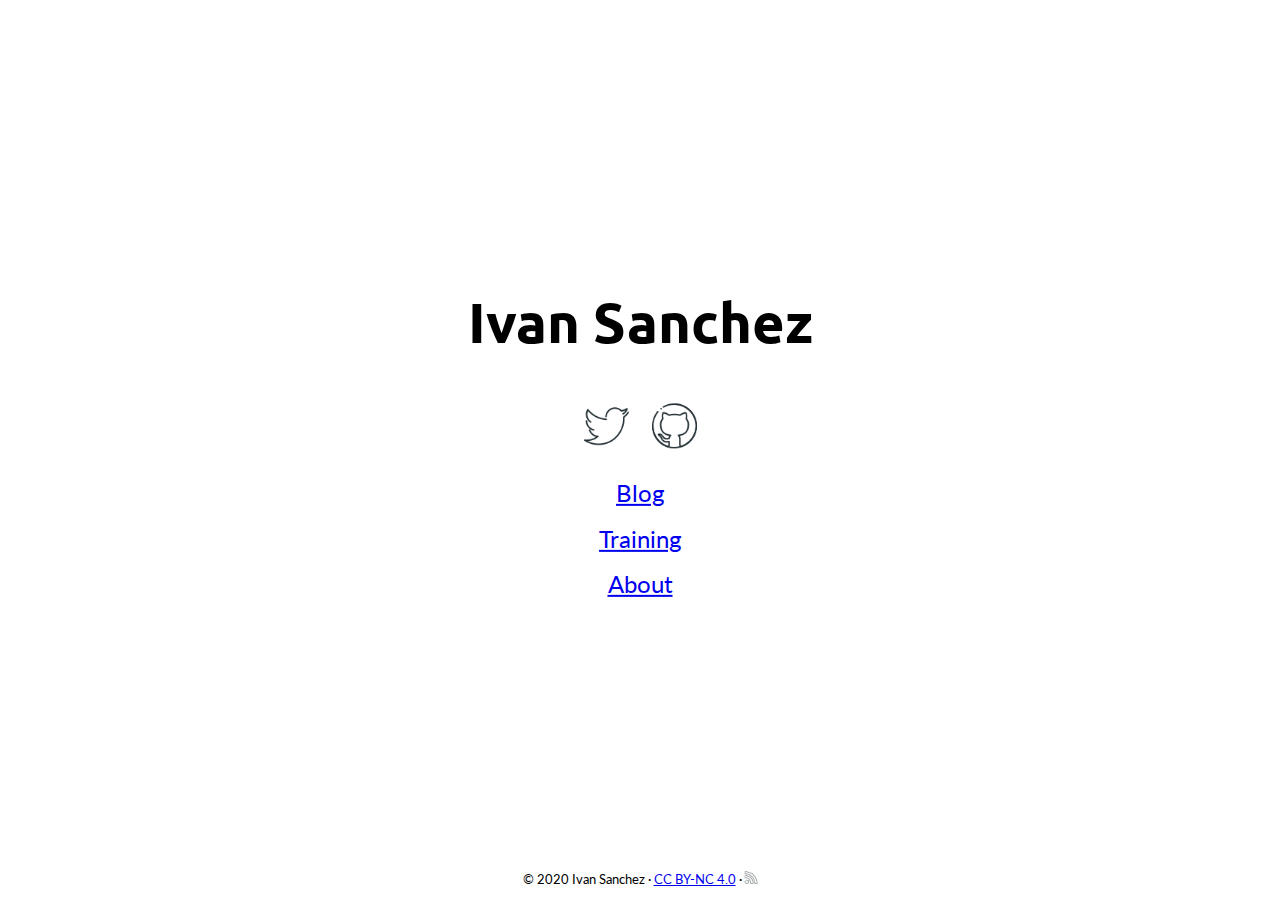
<file: redesign/index.html>
<!DOCTYPE html>
<html lang="en">
<head>
    <meta charset="UTF-8">
    <title>Ivan Sanchez</title>
    <link href="https://fonts.googleapis.com/css2?family=Lato&family=Ubuntu:wght@500&display=swap" rel="stylesheet">
    <link href="style.css" rel="stylesheet">
    <style>
</style>
</head>
<body class="landing">
<header>
    <h1>Ivan Sanchez</h1>
    <a href="https://twitter.com/s4nchez"><img src="twitter.png" class="social-icon" alt="twitter"></a>
    <a href="https://github.com/s4nchez"><img src="github.png" class="social-icon" alt="github"></a>
    <nav>
        <a href="/blog">Blog</a>
        <a href="/training">Training</a>
        <a href="/about">About</a>
    </nav>
</header>
<footer>
    <p>© 2020 Ivan Sanchez · <a href="https://creativecommons.org/licenses/by-nc/4.0/">CC BY-NC 4.0</a> ·
        <a href="/posts/index.xml"><img src="rss.png" class="social-icon" alt="rss"></a>
    </p>
</footer>
</body>
</html>
</file>
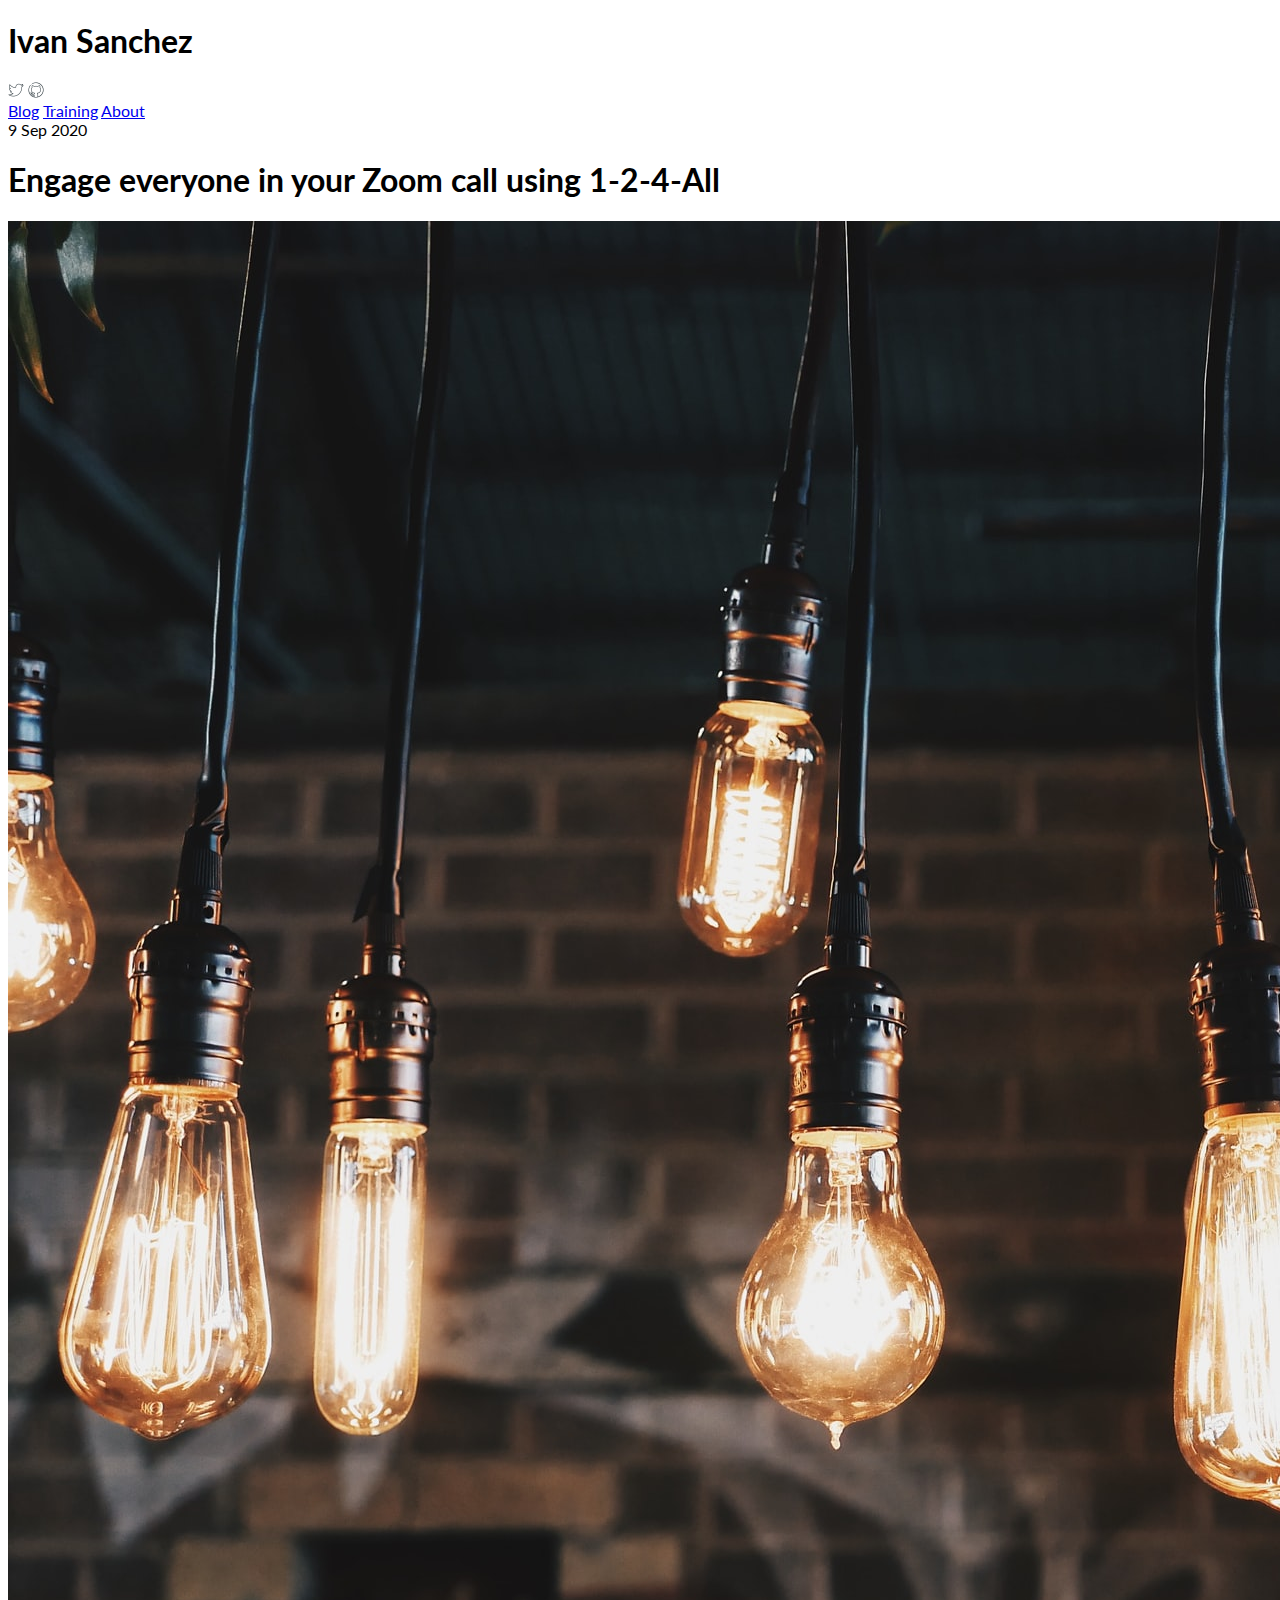
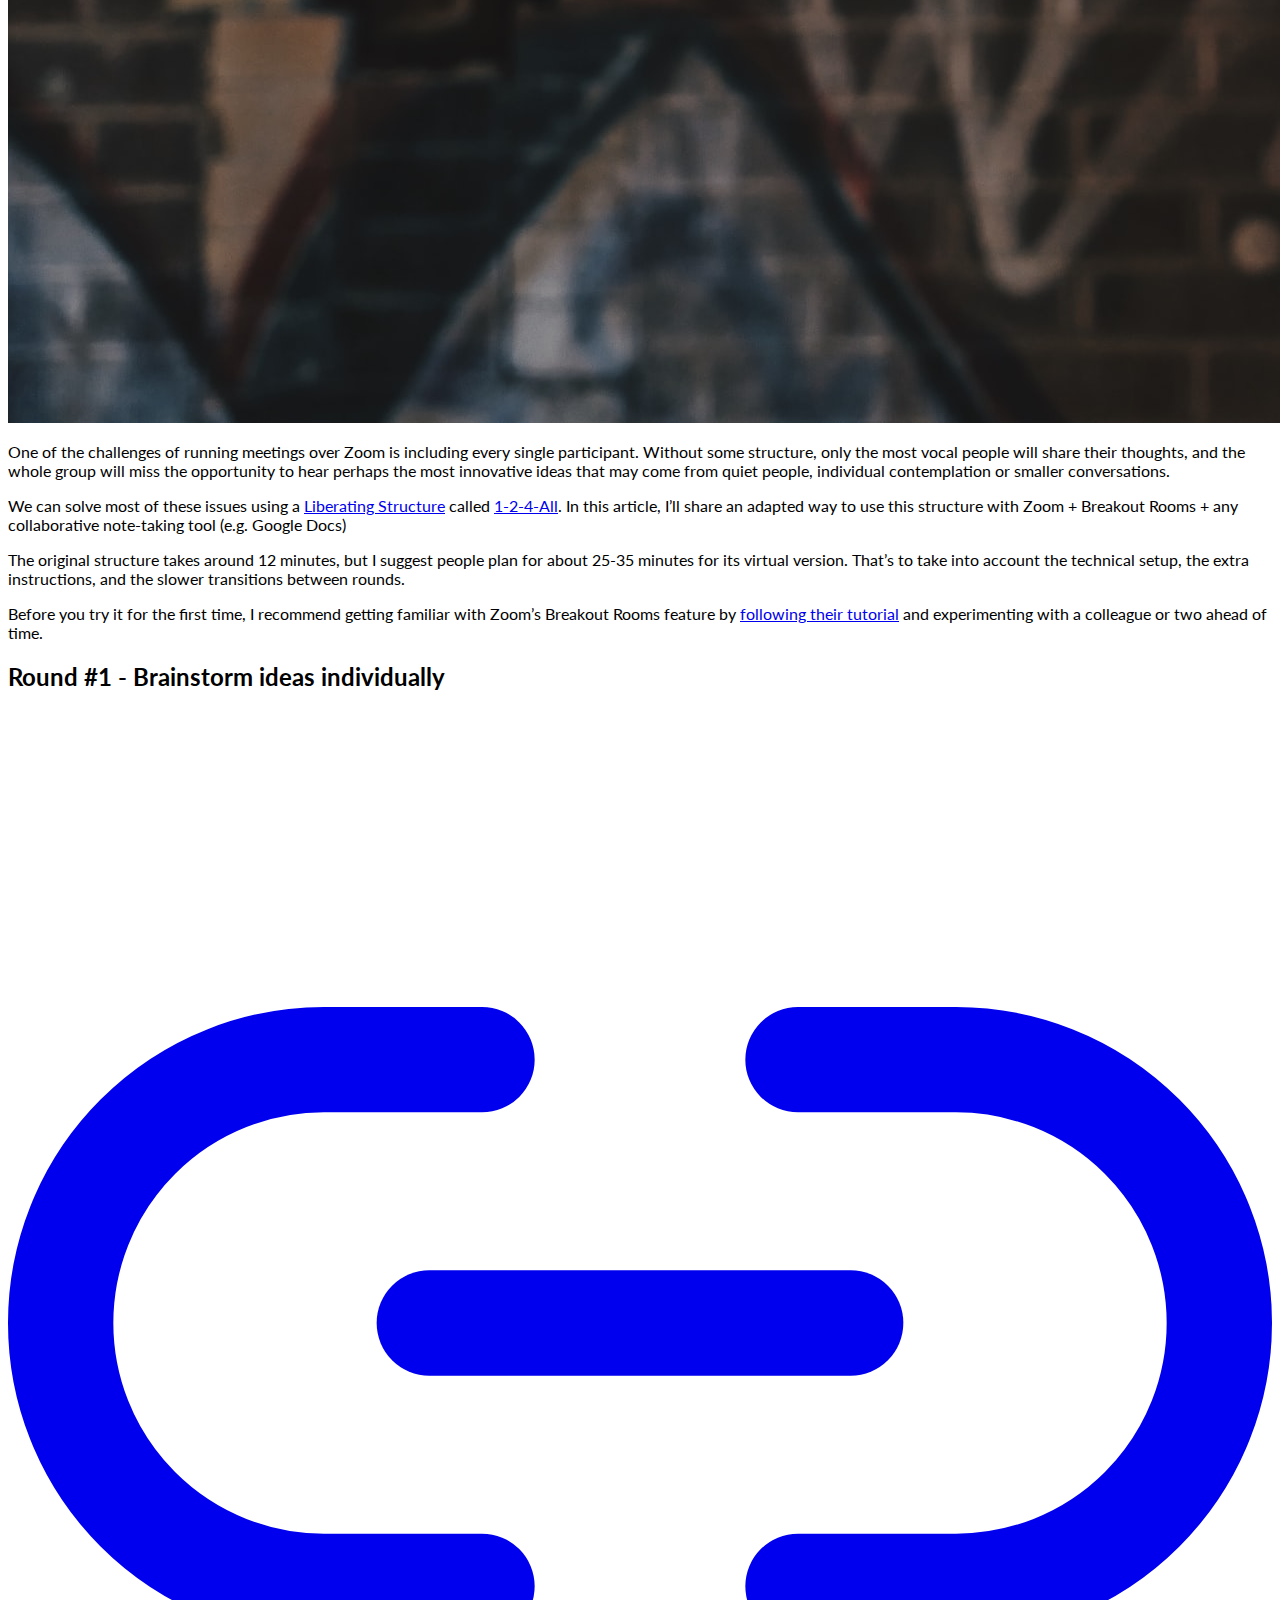
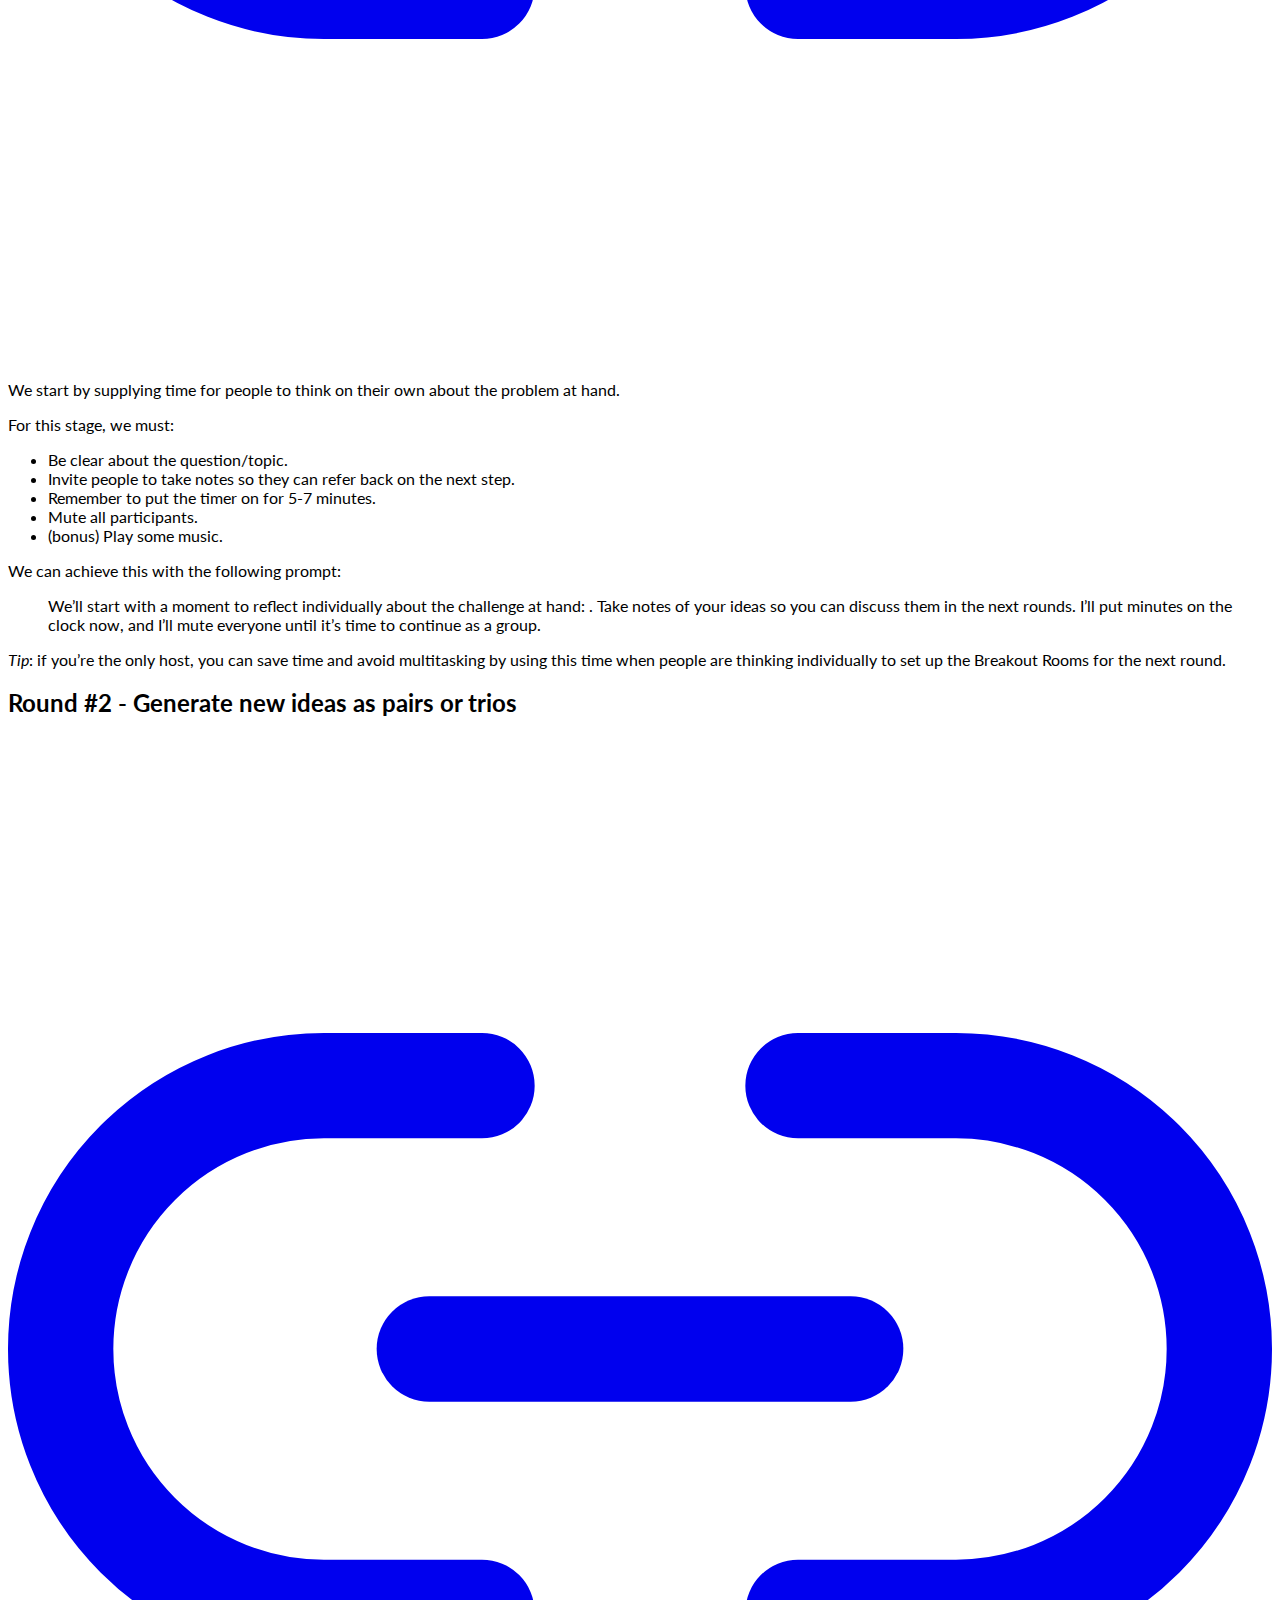
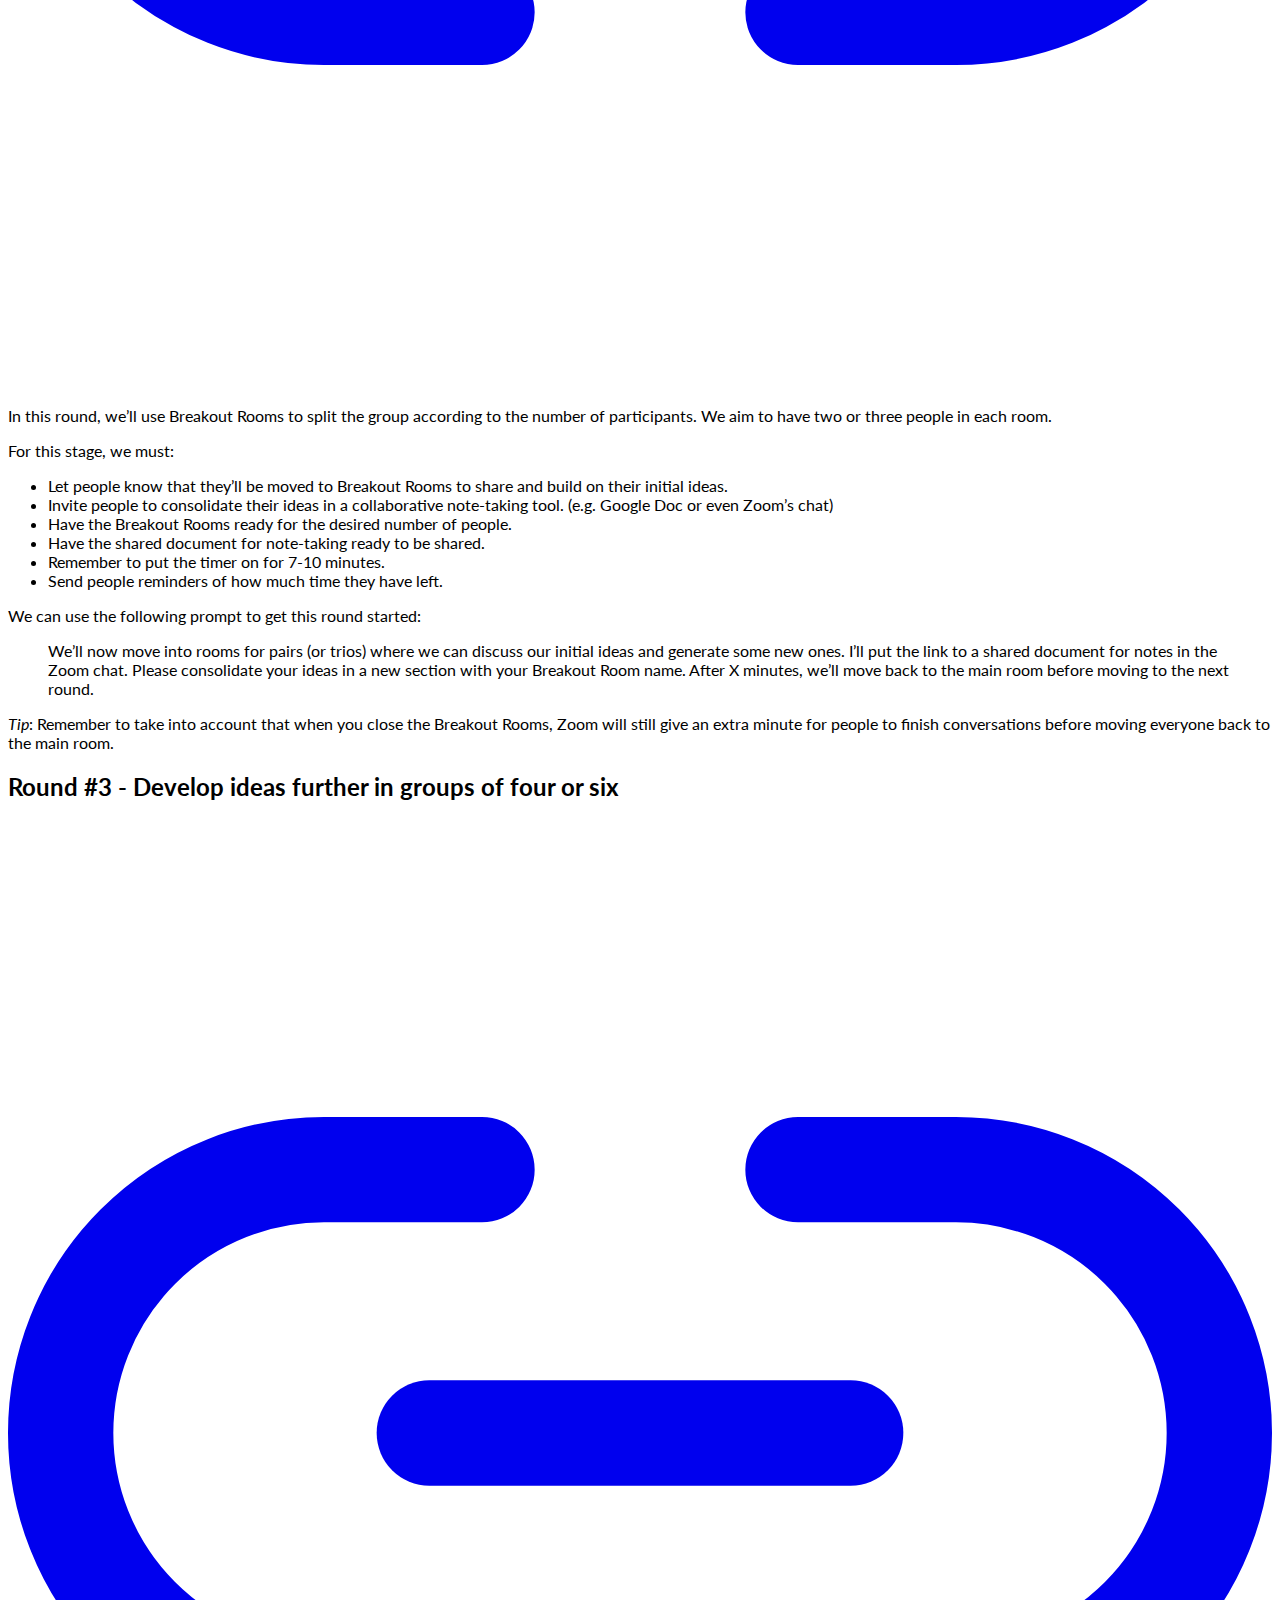
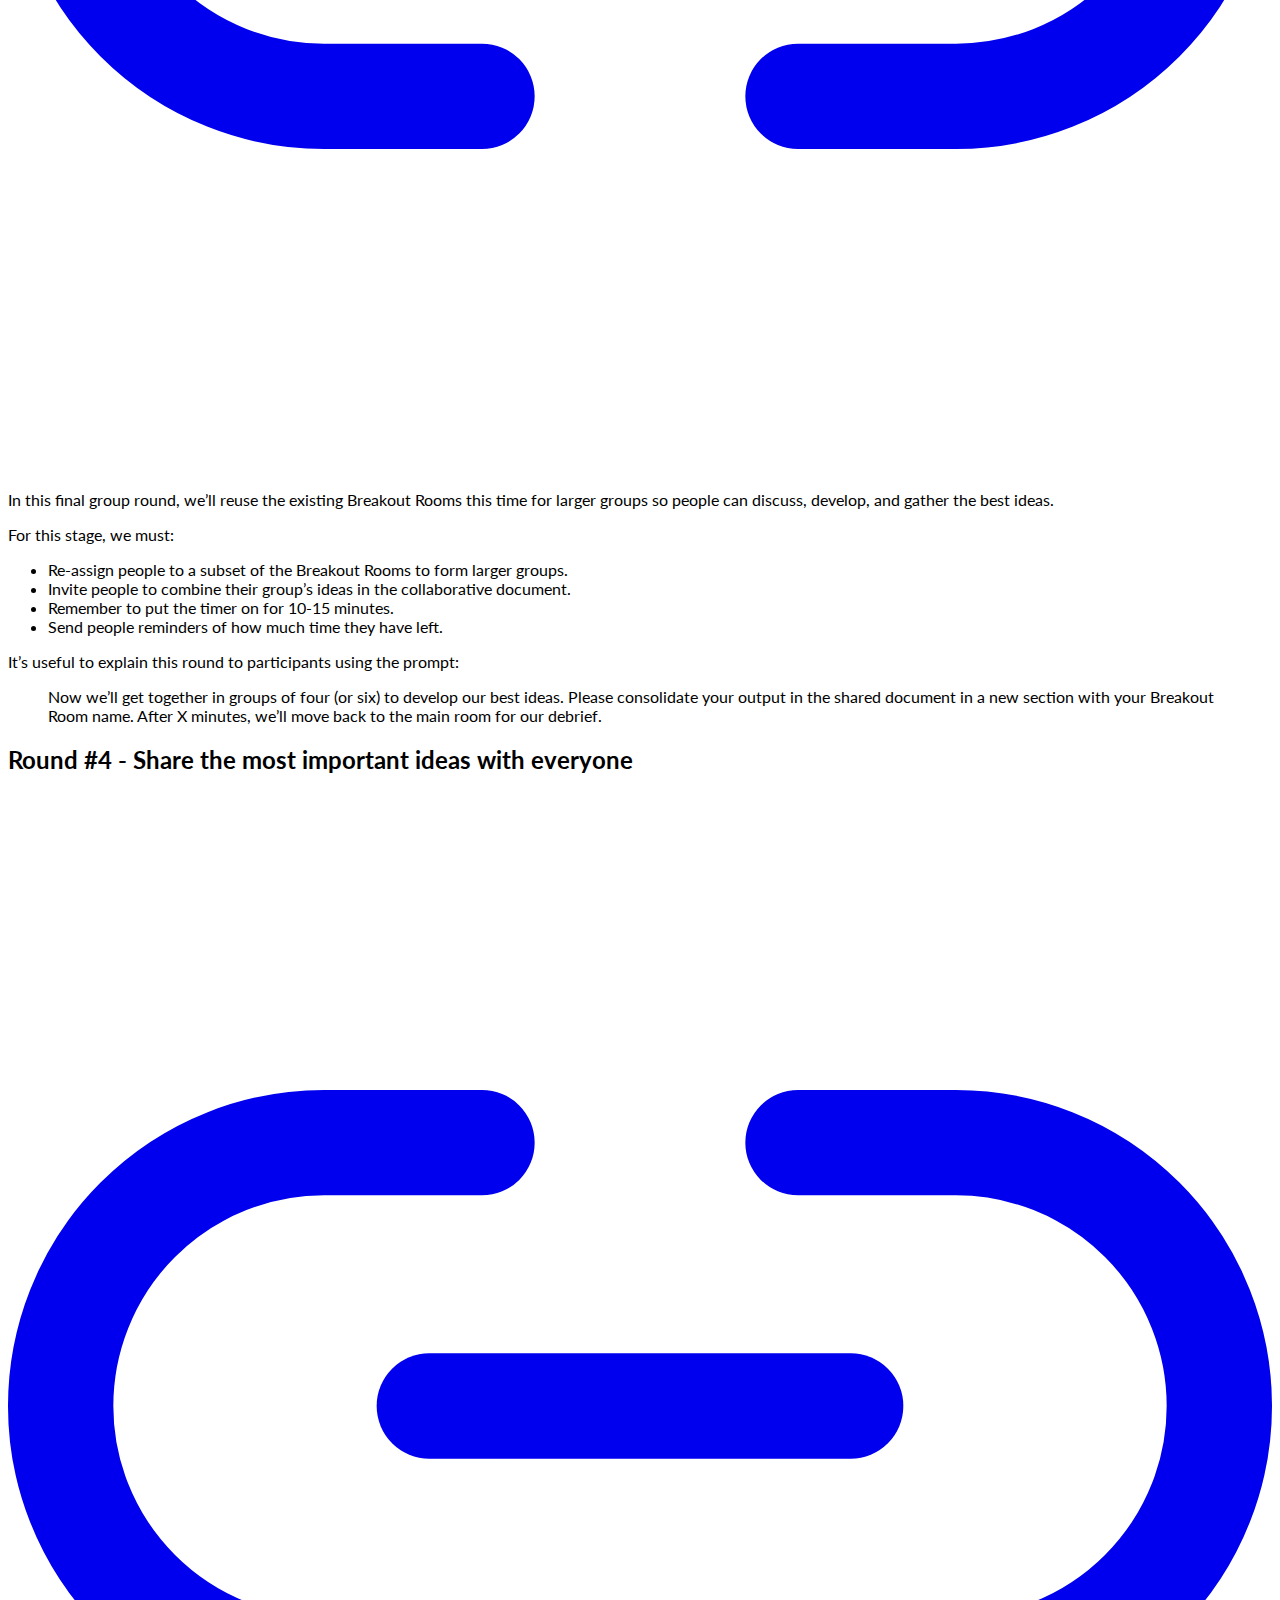
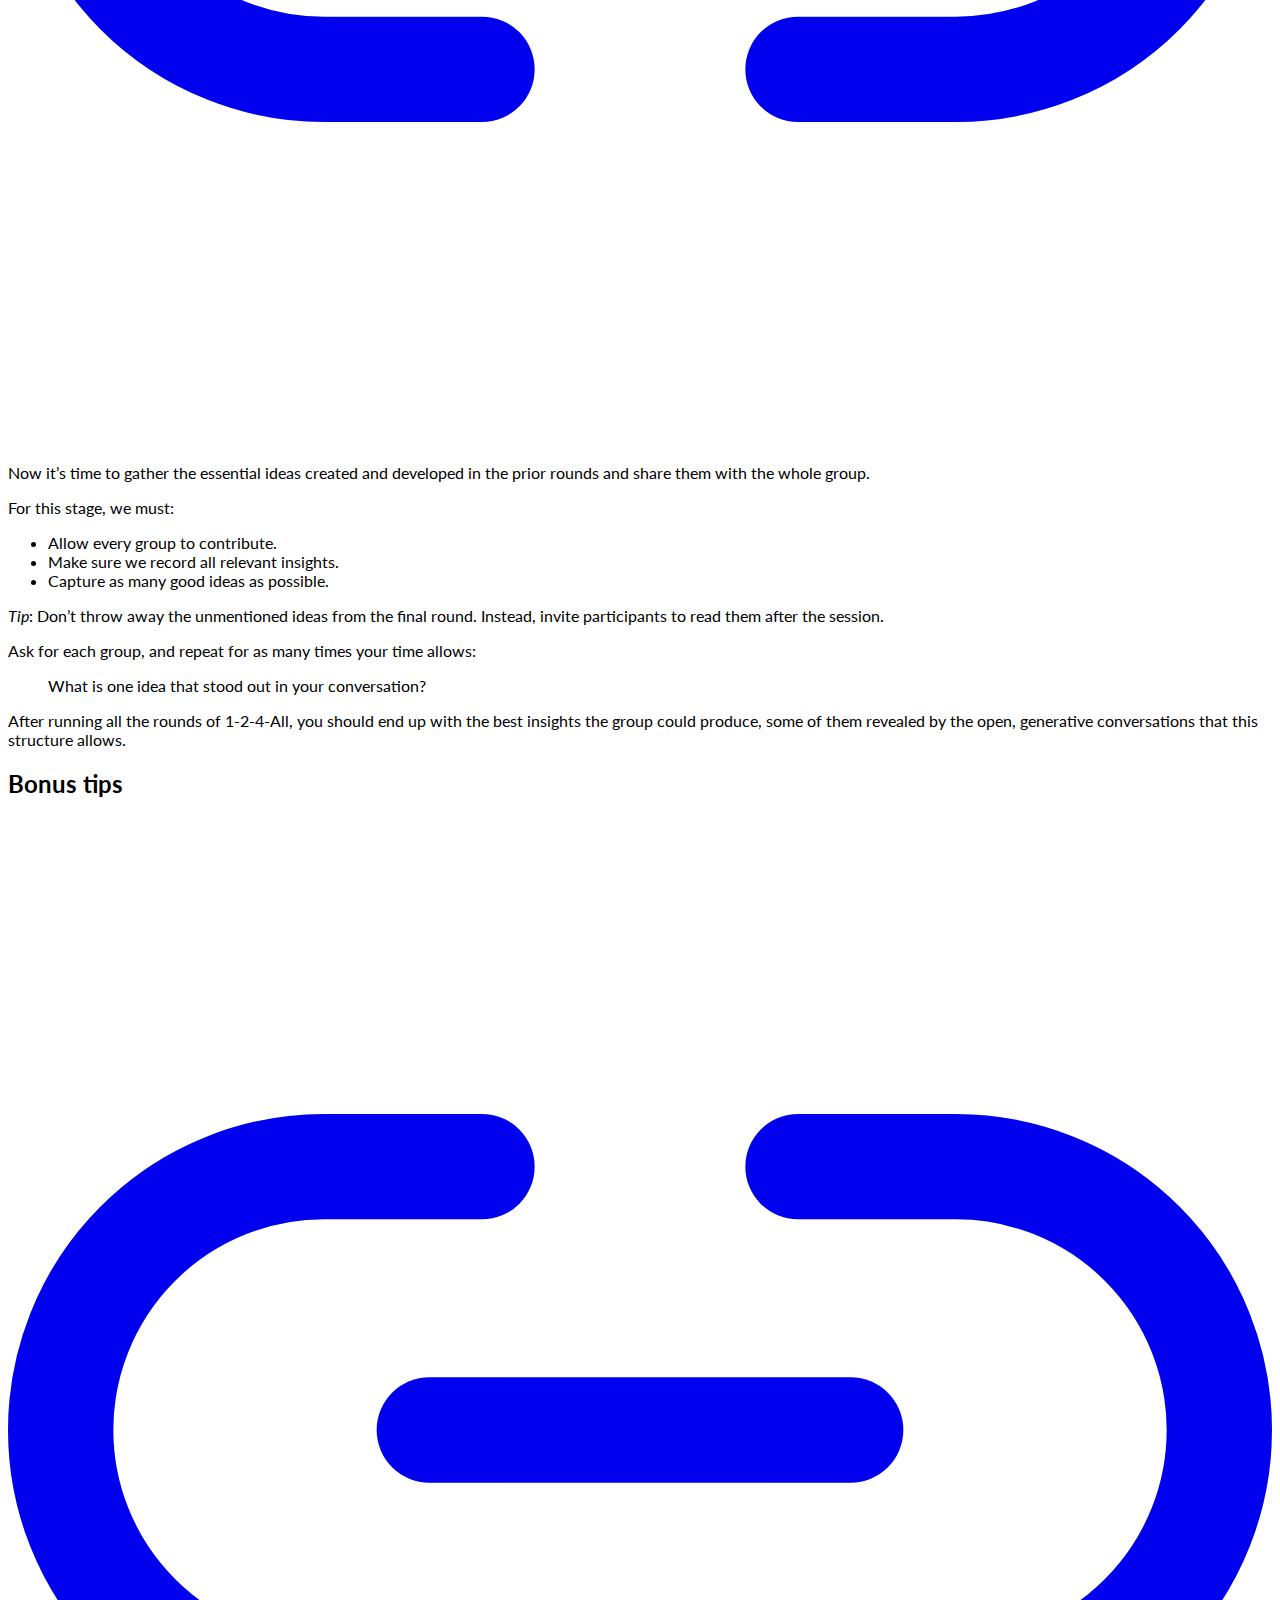
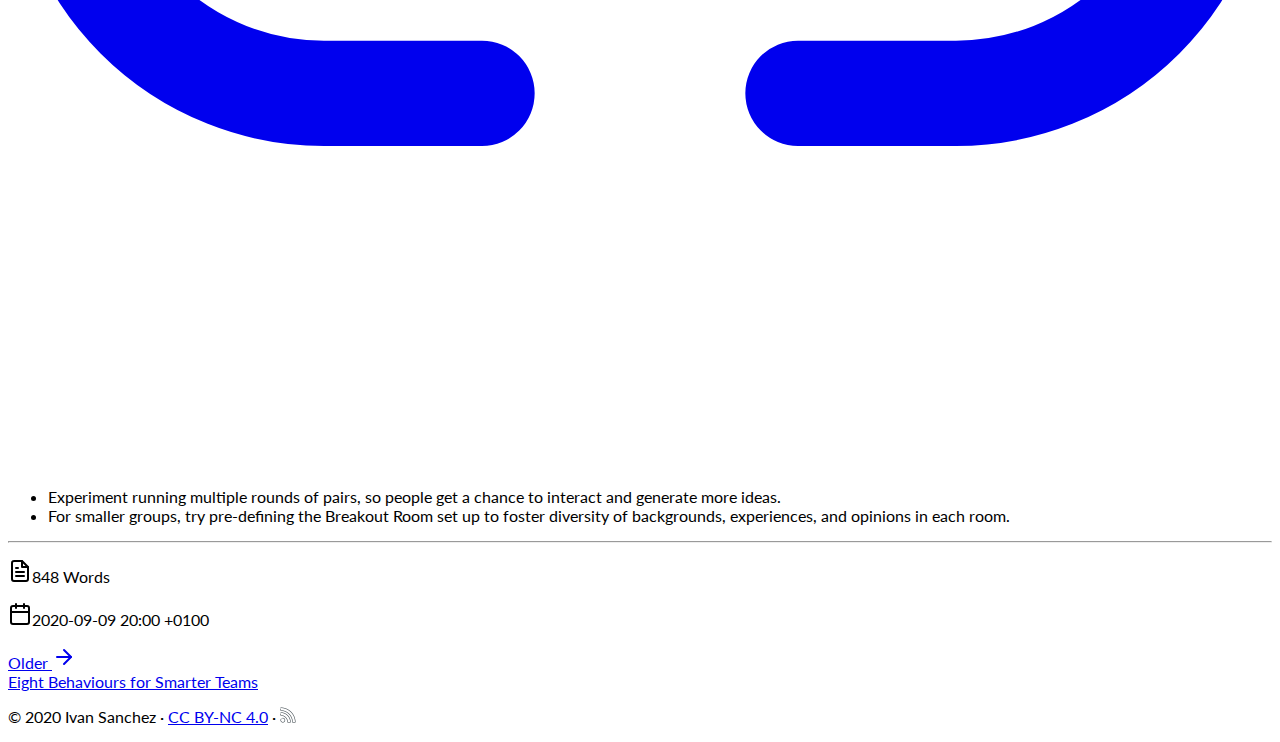
<file: redesign/article.html>
<!DOCTYPE html>
<html lang="en">
<head>
    <meta charset="UTF-8">
    <title>Ivan Sanchez</title>
    <link href="https://fonts.googleapis.com/css2?family=Lato&family=Ubuntu:wght@500&display=swap" rel="stylesheet">
    <link href="style.css" rel="stylesheet">
</head>
<body class="article">
<header>
    <h1>Ivan Sanchez</h1>
    <a href="https://twitter.com/s4nchez"><img src="twitter.png" class="social-icon" alt="twitter"></a>
    <a href="https://github.com/s4nchez"><img src="github.png" class="social-icon" alt="github"></a>
    <nav>
        <a href="/blog">Blog</a>
        <a href="/training">Training</a>
        <a href="/about">About</a>
    </nav>
</header>
<main class="site-main section-inner animated fadeIn faster">
    <article class="thin">
        <header class="post-header">
            <div class="post-meta"><span>9 Sep 2020</span></div>
            <h1>Engage everyone in your Zoom call using 1-2-4-All</h1>
        </header>
        <div class="content">


            <p><img src="images/various-lamps.jpg" alt="alt text" title="Lamps in different shapes and sizes" /></p>

            <p>One of the challenges of running meetings over Zoom is including every single participant. Without some structure, only the most vocal people will share their thoughts, and the whole group will miss the opportunity to hear perhaps the most innovative ideas that may come from quiet people, individual contemplation or smaller conversations.</p>

            <p>We can solve most of these issues using a <a href="http://www.liberatingstructures.com/home/">Liberating Structure</a> called <a href="http://www.liberatingstructures.com/1-1-2-4-all/">1-2-4-All</a>. In this article, I&rsquo;ll share an adapted way to use this structure with Zoom + Breakout Rooms + any collaborative note-taking tool (e.g. Google Docs)</p>

            <p>The original structure takes around 12 minutes, but I suggest people plan for about 25-35 minutes for its virtual version. That&rsquo;s to take into account the technical setup, the extra instructions, and the slower transitions between rounds.</p>

            <p>Before you try it for the first time, I recommend getting familiar with Zoom&rsquo;s Breakout Rooms feature by <a href="https://support.zoom.us/hc/en-us/articles/206476093-Enabling-breakout-rooms">following their tutorial</a> and experimenting with a colleague or two ahead of time.</p>

            <h2 id="round-1-brainstorm-ideas-individually">Round #1 - Brainstorm ideas individually<a href="#round-1-brainstorm-ideas-individually" class="anchor" aria-hidden="true"><svg xmlns="http://www.w3.org/2000/svg" viewBox="0 0 24 24" fill="none" stroke="currentColor" stroke-width="2" stroke-linecap="round" stroke-linejoin="round"><path d="M15 7h3a5 5 0 0 1 5 5 5 5 0 0 1-5 5h-3m-6 0H6a5 5 0 0 1-5-5 5 5 0 0 1 5-5h3"></path><line x1="8" y1="12" x2="16" y2="12"></line></svg></a></h2>

            <p>We start by supplying time for people to think on their own about the problem at hand.</p>

            <p>For this stage, we must:</p>

            <ul>
                <li>Be clear about the question/topic.</li>
                <li>Invite people to take notes so they can refer back on the next step.</li>
                <li>Remember to put the timer on for 5-7 minutes.</li>
                <li>Mute all participants.</li>
                <li>(bonus) Play some music.</li>
            </ul>

            <p>We can achieve this with the following prompt:</p>

            <blockquote>
                <p>We&rsquo;ll start with a moment to reflect individually about the challenge at hand: <topic framed as question>.
                    Take notes of your ideas so you can discuss them in the next rounds. I&rsquo;ll put <X> minutes on the clock now, and I&rsquo;ll mute everyone until it&rsquo;s time to continue as a group.</p>
            </blockquote>

            <p><em>Tip</em>: if you&rsquo;re the only host, you can save time and avoid multitasking by using this time when people are thinking individually to set up the Breakout Rooms for the next round.</p>

            <h2 id="round-2-generate-new-ideas-as-pairs-or-trios">Round #2 - Generate new ideas as pairs or trios<a href="#round-2-generate-new-ideas-as-pairs-or-trios" class="anchor" aria-hidden="true"><svg xmlns="http://www.w3.org/2000/svg" viewBox="0 0 24 24" fill="none" stroke="currentColor" stroke-width="2" stroke-linecap="round" stroke-linejoin="round"><path d="M15 7h3a5 5 0 0 1 5 5 5 5 0 0 1-5 5h-3m-6 0H6a5 5 0 0 1-5-5 5 5 0 0 1 5-5h3"></path><line x1="8" y1="12" x2="16" y2="12"></line></svg></a></h2>

            <p>In this round, we&rsquo;ll use Breakout Rooms to split the group according to the number of participants. We aim to have two or three people in each room.</p>

            <p>For this stage, we must:</p>

            <ul>
                <li>Let people know that they&rsquo;ll be moved to Breakout Rooms to share and build on their initial ideas.</li>
                <li>Invite people to consolidate their ideas in a collaborative note-taking tool. (e.g. Google Doc or even Zoom&rsquo;s chat)</li>
                <li>Have the Breakout Rooms ready for the desired number of people.</li>
                <li>Have the shared document for note-taking ready to be shared.</li>
                <li>Remember to put the timer on for 7-10 minutes.</li>
                <li>Send people reminders of how much time they have left.</li>
            </ul>

            <p>We can use the following prompt to get this round started:</p>

            <blockquote>
                <p>We&rsquo;ll now move into rooms for pairs (or trios) where we can discuss our initial ideas and generate some new ones.
                    I&rsquo;ll put the link to a shared document for notes in the Zoom chat.
                    Please consolidate your ideas in a new section with your Breakout Room name.
                    After X minutes, we&rsquo;ll move back to the main room before moving to the next round.</p>
            </blockquote>

            <p><em>Tip</em>: Remember to take into account that when you close the Breakout Rooms, Zoom will still give an extra minute for people to finish conversations before moving everyone back to the main room.</p>

            <h2 id="round-3-develop-ideas-further-in-groups-of-four-or-six">Round #3 - Develop ideas further in groups of four or six<a href="#round-3-develop-ideas-further-in-groups-of-four-or-six" class="anchor" aria-hidden="true"><svg xmlns="http://www.w3.org/2000/svg" viewBox="0 0 24 24" fill="none" stroke="currentColor" stroke-width="2" stroke-linecap="round" stroke-linejoin="round"><path d="M15 7h3a5 5 0 0 1 5 5 5 5 0 0 1-5 5h-3m-6 0H6a5 5 0 0 1-5-5 5 5 0 0 1 5-5h3"></path><line x1="8" y1="12" x2="16" y2="12"></line></svg></a></h2>

            <p>In this final group round, we&rsquo;ll reuse the existing Breakout Rooms this time for larger groups so people can discuss, develop, and gather the best ideas.</p>

            <p>For this stage, we must:</p>

            <ul>
                <li>Re-assign people to a subset of the Breakout Rooms to form larger groups.</li>
                <li>Invite people to combine their group&rsquo;s ideas in the collaborative document.</li>
                <li>Remember to put the timer on for 10-15 minutes.</li>
                <li>Send people reminders of how much time they have left.</li>
            </ul>

            <p>It&rsquo;s useful to explain this round to participants using the prompt:</p>

            <blockquote>
                <p>Now we&rsquo;ll get together in groups of four (or six) to develop our best ideas.
                    Please consolidate your output in the shared document in a new section with your Breakout Room name. After X minutes, we&rsquo;ll move back to the main room for our debrief.</p>
            </blockquote>

            <h2 id="round-4-share-the-most-important-ideas-with-everyone">Round #4 - Share the most important ideas with everyone<a href="#round-4-share-the-most-important-ideas-with-everyone" class="anchor" aria-hidden="true"><svg xmlns="http://www.w3.org/2000/svg" viewBox="0 0 24 24" fill="none" stroke="currentColor" stroke-width="2" stroke-linecap="round" stroke-linejoin="round"><path d="M15 7h3a5 5 0 0 1 5 5 5 5 0 0 1-5 5h-3m-6 0H6a5 5 0 0 1-5-5 5 5 0 0 1 5-5h3"></path><line x1="8" y1="12" x2="16" y2="12"></line></svg></a></h2>

            <p>Now it&rsquo;s time to gather the essential ideas created and developed in the prior rounds and share them with the whole group.</p>

            <p>For this stage, we must:</p>

            <ul>
                <li>Allow every group to contribute.</li>
                <li>Make sure we record all relevant insights.</li>
                <li>Capture as many good ideas as possible.</li>
            </ul>

            <p><em>Tip</em>: Don&rsquo;t throw away the unmentioned ideas from the final round. Instead, invite participants to read them after the session.</p>

            <p>Ask for each group, and repeat for as many times your time allows:</p>

            <blockquote>
                <p>What is one idea that stood out in your conversation?</p>
            </blockquote>

            <p>After running all the rounds of 1-2-4-All, you should end up with the best insights the group could produce, some of them revealed by the open, generative conversations that this structure allows.</p>

            <h2 id="bonus-tips">Bonus tips<a href="#bonus-tips" class="anchor" aria-hidden="true"><svg xmlns="http://www.w3.org/2000/svg" viewBox="0 0 24 24" fill="none" stroke="currentColor" stroke-width="2" stroke-linecap="round" stroke-linejoin="round"><path d="M15 7h3a5 5 0 0 1 5 5 5 5 0 0 1-5 5h-3m-6 0H6a5 5 0 0 1-5-5 5 5 0 0 1 5-5h3"></path><line x1="8" y1="12" x2="16" y2="12"></line></svg></a></h2>

            <ul>
                <li>Experiment running multiple rounds of pairs, so people get a chance to interact and generate more ideas.</li>
                <li>For smaller groups, try pre-defining the Breakout Room set up to foster diversity of backgrounds, experiences, and opinions in each room.</li>
            </ul>

            <script async data-uid="eac27b7594" src="https://dogged-knitter-3175.ck.page/eac27b7594/index.js"></script>

        </div>
        <hr class="post-end">
        <footer class="post-info">
            <p><svg xmlns="http://www.w3.org/2000/svg" width="24" height="24" viewBox="0 0 24 24" fill="none" stroke="currentColor" stroke-width="2" stroke-linecap="round" stroke-linejoin="round" class="feather feather-file-text"><path d="M14 2H6a2 2 0 0 0-2 2v16a2 2 0 0 0 2 2h12a2 2 0 0 0 2-2V8z"></path><polyline points="14 2 14 8 20 8"></polyline><line x1="16" y1="13" x2="8" y2="13"></line><line x1="16" y1="17" x2="8" y2="17"></line><polyline points="10 9 9 9 8 9"></polyline></svg>848 Words</p>
            <p><svg xmlns="http://www.w3.org/2000/svg" width="24" height="24" viewBox="0 0 24 24" fill="none" stroke="currentColor" stroke-width="2" stroke-linecap="round" stroke-linejoin="round" class="feather feather-calendar"><rect x="3" y="4" width="18" height="18" rx="2" ry="2"></rect><line x1="16" y1="2" x2="16" y2="6"></line><line x1="8" y1="2" x2="8" y2="6"></line><line x1="3" y1="10" x2="21" y2="10"></line></svg>2020-09-09 20:00 &#43;0100</p>
        </footer>
    </article>
    <div class="post-nav thin">
        <a class="prev-post" href="https://isanchez.net/posts/2020-08-03-eight-behaviours-for-smarter-teams/">
            <span class="post-nav-label">Older&nbsp;<svg xmlns="http://www.w3.org/2000/svg" width="24" height="24" viewBox="0 0 24 24" fill="none" stroke="currentColor" stroke-width="2" stroke-linecap="round" stroke-linejoin="round" class="feather feather-arrow-right"><line x1="5" y1="12" x2="19" y2="12"></line><polyline points="12 5 19 12 12 19"></polyline></svg></span><br><span>Eight Behaviours for Smarter Teams</span>
        </a>
    </div>
    <div id="comments" class="thin">
    </div>
</main>
<footer>
    <p>© 2020 Ivan Sanchez · <a href="https://creativecommons.org/licenses/by-nc/4.0/">CC BY-NC 4.0</a> ·
        <a href="/posts/index.xml"><img src="rss.png" class="social-icon" alt="rss"></a>
    </p>
</footer>
</body>
</html>
</file>
<file: redesign/style.css>
body {
    font-family: 'Lato', serif;
    font-size: 16px;
}

.landing body {
    position: relative;
}

.landing header {
    margin: 0;
    position: absolute;
    top: 45%;
    left: 50%;
    -ms-transform: translate(-50%, -45%);
    transform: translate(-50%, -45%);
    text-align: center;
}

.landing footer {
    margin: 0;
    position: absolute;
    bottom: 0%;
    left: 50%;
    -ms-transform: translate(-50%, -0%);
    transform: translate(-50%, -0%);
}

.landing h1 {
    padding-bottom: 0;
}

.landing nav a {
    display: block;
    padding-top: 0.7em;
    font-size: 1.5em;
}

.landing header h1 {
    font-family: 'Ubuntu', serif;
    font-size: 3.5em;
}

.landing header .social-icon {
    height: 3em;
    margin: 0.5em;
}

.social-icon {
    height: 1em;
}

.landing footer {
    text-align: center;
    font-size: 0.8em;
}
</file>
